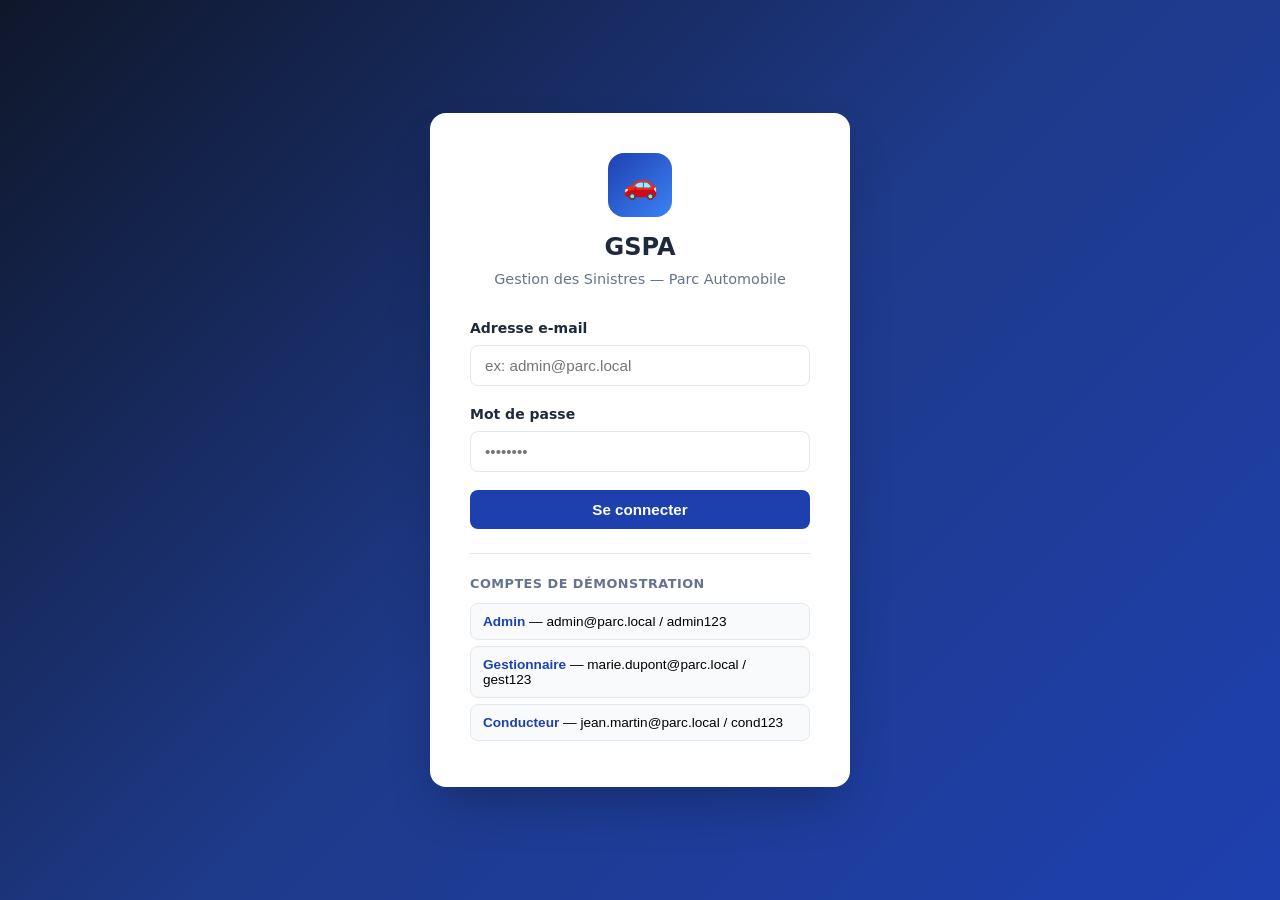
<file: index.html>
<!DOCTYPE html>
<html lang="fr">
<head>
  <meta charset="UTF-8">
  <meta name="viewport" content="width=device-width, initial-scale=1.0">
  <title>Connexion — Gestion Sinistres Parc Automobile</title>
  <link rel="stylesheet" href="css/style.css">
</head>
<body>
  <div class="login-page">
    <div class="login-card">
      <div class="logo">
        <div class="logo-icon">🚗</div>
        <h1>GSPA</h1>
        <p class="subtitle">Gestion des Sinistres — Parc Automobile</p>
      </div>

      <div class="error-msg" id="error-msg"></div>

      <form id="login-form">
        <div class="form-group">
          <label for="email">Adresse e-mail</label>
          <input type="email" id="email" name="email" required placeholder="ex: admin@parc.local" autocomplete="username">
        </div>
        <div class="form-group">
          <label for="password">Mot de passe</label>
          <input type="password" id="password" name="password" required placeholder="••••••••" autocomplete="current-password">
        </div>
        <button type="submit" class="btn btn-primary">Se connecter</button>
      </form>

      <div class="demo-accounts">
        <h4>Comptes de démonstration</h4>
        <button type="button" class="demo-btn" data-email="admin@parc.local" data-pass="admin123">
          <strong>Admin</strong> — admin@parc.local / admin123
        </button>
        <button type="button" class="demo-btn" data-email="marie.dupont@parc.local" data-pass="gest123">
          <strong>Gestionnaire</strong> — marie.dupont@parc.local / gest123
        </button>
        <button type="button" class="demo-btn" data-email="jean.martin@parc.local" data-pass="cond123">
          <strong>Conducteur</strong> — jean.martin@parc.local / cond123
        </button>
      </div>
    </div>
  </div>

  <script src="js/app.js"></script>
  <script>
    // Rediriger si déjà connecté
    if (getSession()) {
      window.location.href = 'dashboard.html';
    }

    document.getElementById('login-form').addEventListener('submit', function (e) {
      e.preventDefault();
      const email = document.getElementById('email').value.trim();
      const password = document.getElementById('password').value;
      const errorEl = document.getElementById('error-msg');

      const users = getUsers();
      const user = users.find(u => u.email.toLowerCase() === email.toLowerCase() && u.password === password);

      if (!user) {
        errorEl.textContent = 'Email ou mot de passe incorrect.';
        errorEl.style.display = 'block';
        return;
      }

      setSession(user);
      window.location.href = 'dashboard.html';
    });

    document.querySelectorAll('.demo-btn').forEach(btn => {
      btn.addEventListener('click', function () {
        document.getElementById('email').value = this.dataset.email;
        document.getElementById('password').value = this.dataset.pass;
        document.getElementById('error-msg').style.display = 'none';
      });
    });
  </script>
</body>
</html>
</file>
<file: css/style.css>
/* ============================================
   Gestion des Sinistres - Parc Automobile
   Style moderne & responsive
   ============================================ */

:root {
  --primary: #1e40af;
  --primary-dark: #1e3a8a;
  --primary-light: #3b82f6;
  --success: #059669;
  --warning: #d97706;
  --danger: #dc2626;
  --info: #0284c7;
  --bg: #f1f5f9;
  --card: #ffffff;
  --text: #1e293b;
  --text-muted: #64748b;
  --border: #e2e8f0;
  --sidebar: #0f172a;
  --sidebar-text: #94a3b8;
  --shadow: 0 1px 3px rgba(0,0,0,0.1), 0 1px 2px rgba(0,0,0,0.06);
  --shadow-lg: 0 10px 15px -3px rgba(0,0,0,0.1), 0 4px 6px -2px rgba(0,0,0,0.05);
  --radius: 10px;
}

* {
  margin: 0;
  padding: 0;
  box-sizing: border-box;
}

body {
  font-family: 'Segoe UI', system-ui, -apple-system, sans-serif;
  background: var(--bg);
  color: var(--text);
  line-height: 1.5;
  min-height: 100vh;
}

/* ========== LOGIN ========== */
.login-page {
  min-height: 100vh;
  display: flex;
  align-items: center;
  justify-content: center;
  background: linear-gradient(135deg, #0f172a 0%, #1e3a8a 50%, #1e40af 100%);
  padding: 20px;
}

.login-card {
  background: white;
  border-radius: 16px;
  padding: 40px;
  width: 100%;
  max-width: 420px;
  box-shadow: 0 25px 50px -12px rgba(0,0,0,0.25);
}

.login-card .logo {
  text-align: center;
  margin-bottom: 28px;
}

.login-card .logo-icon {
  width: 64px;
  height: 64px;
  background: linear-gradient(135deg, var(--primary), var(--primary-light));
  border-radius: 16px;
  display: inline-flex;
  align-items: center;
  justify-content: center;
  font-size: 28px;
  color: white;
  margin-bottom: 12px;
}

.login-card h1 {
  font-size: 1.5rem;
  color: var(--text);
  margin-bottom: 4px;
}

.login-card .subtitle {
  color: var(--text-muted);
  font-size: 0.9rem;
}

.form-group {
  margin-bottom: 18px;
}

.form-group label {
  display: block;
  font-weight: 600;
  font-size: 0.875rem;
  margin-bottom: 6px;
  color: var(--text);
}

.form-group input,
.form-group select,
.form-group textarea {
  width: 100%;
  padding: 11px 14px;
  border: 1.5px solid var(--border);
  border-radius: 8px;
  font-size: 0.95rem;
  transition: border-color 0.2s, box-shadow 0.2s;
  background: #fff;
}

.form-group input:focus,
.form-group select:focus,
.form-group textarea:focus {
  outline: none;
  border-color: var(--primary-light);
  box-shadow: 0 0 0 3px rgba(59, 130, 246, 0.15);
}

.btn {
  display: inline-flex;
  align-items: center;
  justify-content: center;
  gap: 8px;
  padding: 11px 20px;
  border: none;
  border-radius: 8px;
  font-size: 0.95rem;
  font-weight: 600;
  cursor: pointer;
  transition: all 0.2s;
  text-decoration: none;
}

.btn-primary {
  background: var(--primary);
  color: white;
  width: 100%;
}

.btn-primary:hover {
  background: var(--primary-dark);
}

.btn-success { background: var(--success); color: white; }
.btn-success:hover { background: #047857; }
.btn-warning { background: var(--warning); color: white; }
.btn-warning:hover { background: #b45309; }
.btn-danger { background: var(--danger); color: white; }
.btn-danger:hover { background: #b91c1c; }
.btn-outline {
  background: transparent;
  border: 1.5px solid var(--border);
  color: var(--text);
}
.btn-outline:hover {
  background: var(--bg);
}
.btn-sm {
  padding: 6px 12px;
  font-size: 0.8rem;
}

.demo-accounts {
  margin-top: 24px;
  padding-top: 20px;
  border-top: 1px solid var(--border);
}

.demo-accounts h4 {
  font-size: 0.8rem;
  color: var(--text-muted);
  margin-bottom: 10px;
  text-transform: uppercase;
  letter-spacing: 0.5px;
}

.demo-btn {
  display: block;
  width: 100%;
  text-align: left;
  padding: 10px 12px;
  margin-bottom: 6px;
  background: #f8fafc;
  border: 1px solid var(--border);
  border-radius: 8px;
  cursor: pointer;
  font-size: 0.85rem;
  transition: background 0.15s;
}

.demo-btn:hover {
  background: #e2e8f0;
}

.demo-btn strong {
  color: var(--primary);
}

.error-msg {
  background: #fef2f2;
  color: var(--danger);
  padding: 10px 14px;
  border-radius: 8px;
  font-size: 0.875rem;
  margin-bottom: 16px;
  display: none;
}

/* ========== LAYOUT APP ========== */
.app-layout {
  display: flex;
  min-height: 100vh;
}

.sidebar {
  width: 260px;
  background: var(--sidebar);
  color: white;
  display: flex;
  flex-direction: column;
  position: fixed;
  top: 0;
  left: 0;
  bottom: 0;
  z-index: 100;
  transition: transform 0.3s;
}

.sidebar-header {
  padding: 24px 20px;
  border-bottom: 1px solid rgba(255,255,255,0.08);
}

.sidebar-header .brand {
  display: flex;
  align-items: center;
  gap: 12px;
}

.sidebar-header .brand-icon {
  width: 40px;
  height: 40px;
  background: var(--primary);
  border-radius: 10px;
  display: flex;
  align-items: center;
  justify-content: center;
  font-size: 18px;
}

.sidebar-header h2 {
  font-size: 1rem;
  font-weight: 700;
  line-height: 1.2;
}

.sidebar-header span {
  font-size: 0.75rem;
  color: var(--sidebar-text);
}

.sidebar-nav {
  flex: 1;
  padding: 16px 12px;
  overflow-y: auto;
}

.nav-item {
  display: flex;
  align-items: center;
  gap: 12px;
  padding: 11px 14px;
  color: var(--sidebar-text);
  text-decoration: none;
  border-radius: 8px;
  margin-bottom: 4px;
  font-size: 0.9rem;
  font-weight: 500;
  transition: all 0.15s;
}

.nav-item:hover {
  background: rgba(255,255,255,0.06);
  color: white;
}

.nav-item.active {
  background: var(--primary);
  color: white;
}

.nav-item .icon {
  font-size: 1.15rem;
  width: 24px;
  text-align: center;
}

.sidebar-footer {
  padding: 16px;
  border-top: 1px solid rgba(255,255,255,0.08);
}

.user-info {
  display: flex;
  align-items: center;
  gap: 10px;
  margin-bottom: 12px;
}

.user-avatar {
  width: 36px;
  height: 36px;
  background: var(--primary-light);
  border-radius: 50%;
  display: flex;
  align-items: center;
  justify-content: center;
  font-weight: 700;
  font-size: 0.85rem;
}

.user-info .name {
  font-size: 0.875rem;
  font-weight: 600;
}

.user-info .role {
  font-size: 0.75rem;
  color: var(--sidebar-text);
  text-transform: capitalize;
}

.btn-logout {
  width: 100%;
  background: rgba(255,255,255,0.06);
  color: var(--sidebar-text);
  border: 1px solid rgba(255,255,255,0.1);
  padding: 9px;
  border-radius: 8px;
  cursor: pointer;
  font-size: 0.85rem;
  transition: all 0.15s;
}

.btn-logout:hover {
  background: rgba(220, 38, 38, 0.2);
  color: #fca5a5;
  border-color: rgba(220, 38, 38, 0.3);
}

.main-content {
  flex: 1;
  margin-left: 260px;
  min-height: 100vh;
}

.topbar {
  background: white;
  padding: 16px 28px;
  border-bottom: 1px solid var(--border);
  display: flex;
  align-items: center;
  justify-content: space-between;
  position: sticky;
  top: 0;
  z-index: 50;
}

.topbar h1 {
  font-size: 1.35rem;
  font-weight: 700;
}

.topbar .actions {
  display: flex;
  gap: 10px;
  align-items: center;
}

.content {
  padding: 28px;
}

.stats-grid {
  display: grid;
  grid-template-columns: repeat(auto-fit, minmax(200px, 1fr));
  gap: 20px;
  margin-bottom: 28px;
}

.stat-card {
  background: var(--card);
  border-radius: var(--radius);
  padding: 22px;
  box-shadow: var(--shadow);
  display: flex;
  align-items: flex-start;
  gap: 16px;
}

.stat-icon {
  width: 48px;
  height: 48px;
  border-radius: 12px;
  display: flex;
  align-items: center;
  justify-content: center;
  font-size: 1.4rem;
  flex-shrink: 0;
}

.stat-icon.blue { background: #dbeafe; color: #1d4ed8; }
.stat-icon.green { background: #d1fae5; color: #047857; }
.stat-icon.orange { background: #ffedd5; color: #c2410c; }
.stat-icon.red { background: #fee2e2; color: #b91c1c; }
.stat-icon.purple { background: #ede9fe; color: #6d28d9; }

.stat-card .value {
  font-size: 1.75rem;
  font-weight: 700;
  line-height: 1.2;
}

.stat-card .label {
  font-size: 0.85rem;
  color: var(--text-muted);
  margin-top: 2px;
}

.card {
  background: var(--card);
  border-radius: var(--radius);
  box-shadow: var(--shadow);
  margin-bottom: 24px;
  overflow: hidden;
}

.card-header {
  padding: 18px 22px;
  border-bottom: 1px solid var(--border);
  display: flex;
  align-items: center;
  justify-content: space-between;
  flex-wrap: wrap;
  gap: 12px;
}

.card-header h2 {
  font-size: 1.1rem;
  font-weight: 600;
}

.card-body {
  padding: 22px;
}

.table-responsive {
  overflow-x: auto;
}

table {
  width: 100%;
  border-collapse: collapse;
  font-size: 0.9rem;
}

thead {
  background: #f8fafc;
}

th {
  text-align: left;
  padding: 12px 16px;
  font-weight: 600;
  color: var(--text-muted);
  font-size: 0.8rem;
  text-transform: uppercase;
  letter-spacing: 0.4px;
  border-bottom: 1px solid var(--border);
}

td {
  padding: 14px 16px;
  border-bottom: 1px solid var(--border);
  vertical-align: middle;
}

tr:last-child td {
  border-bottom: none;
}

tr:hover td {
  background: #f8fafc;
}

.badge {
  display: inline-block;
  padding: 4px 10px;
  border-radius: 20px;
  font-size: 0.75rem;
  font-weight: 600;
}

.badge-admin { background: #ede9fe; color: #6d28d9; }
.badge-gestionnaire { background: #dbeafe; color: #1d4ed8; }
.badge-conducteur { background: #d1fae5; color: #047857; }
.badge-declare { background: #fef3c7; color: #b45309; }
.badge-en-cours { background: #dbeafe; color: #1d4ed8; }
.badge-cloture { background: #d1fae5; color: #047857; }
.badge-refuse { background: #fee2e2; color: #b91c1c; }

.actions-cell {
  display: flex;
  gap: 6px;
  flex-wrap: wrap;
}

.modal-overlay {
  position: fixed;
  inset: 0;
  background: rgba(15, 23, 42, 0.5);
  display: none;
  align-items: center;
  justify-content: center;
  z-index: 200;
  padding: 20px;
}

.modal-overlay.show {
  display: flex;
}

.modal {
  background: white;
  border-radius: 14px;
  width: 100%;
  max-width: 520px;
  max-height: 90vh;
  overflow-y: auto;
  box-shadow: var(--shadow-lg);
  animation: modalIn 0.2s ease;
}

@keyframes modalIn {
  from { opacity: 0; transform: translateY(-12px); }
  to { opacity: 1; transform: translateY(0); }
}

.modal-header {
  padding: 18px 22px;
  border-bottom: 1px solid var(--border);
  display: flex;
  align-items: center;
  justify-content: space-between;
}

.modal-header h3 {
  font-size: 1.15rem;
}

.modal-close {
  background: none;
  border: none;
  font-size: 1.4rem;
  cursor: pointer;
  color: var(--text-muted);
  line-height: 1;
  padding: 4px;
}

.modal-body {
  padding: 22px;
}

.modal-footer {
  padding: 16px 22px;
  border-top: 1px solid var(--border);
  display: flex;
  justify-content: flex-end;
  gap: 10px;
}

.form-row {
  display: grid;
  grid-template-columns: 1fr 1fr;
  gap: 16px;
}

.empty-state {
  text-align: center;
  padding: 48px 20px;
  color: var(--text-muted);
}

.empty-state .icon {
  font-size: 3rem;
  margin-bottom: 12px;
  opacity: 0.5;
}

.toast-container {
  position: fixed;
  top: 20px;
  right: 20px;
  z-index: 300;
  display: flex;
  flex-direction: column;
  gap: 10px;
}

.toast {
  background: white;
  padding: 14px 18px;
  border-radius: 10px;
  box-shadow: var(--shadow-lg);
  display: flex;
  align-items: center;
  gap: 12px;
  min-width: 280px;
  animation: slideIn 0.3s ease;
  border-left: 4px solid var(--success);
}

.toast.error { border-left-color: var(--danger); }
.toast.warning { border-left-color: var(--warning); }

@keyframes slideIn {
  from { opacity: 0; transform: translateX(40px); }
  to { opacity: 1; transform: translateX(0); }
}

.menu-toggle {
  display: none;
  background: none;
  border: none;
  font-size: 1.5rem;
  cursor: pointer;
  color: var(--text);
}

@media (max-width: 900px) {
  .sidebar {
    transform: translateX(-100%);
  }
  .sidebar.open {
    transform: translateX(0);
  }
  .main-content {
    margin-left: 0;
  }
  .menu-toggle {
    display: block;
  }
  .form-row {
    grid-template-columns: 1fr;
  }
  .content {
    padding: 18px;
  }
}

.text-muted { color: var(--text-muted); }
.mt-2 { margin-top: 8px; }
.mb-2 { margin-bottom: 8px; }
.hidden { display: none !important; }
</file>
